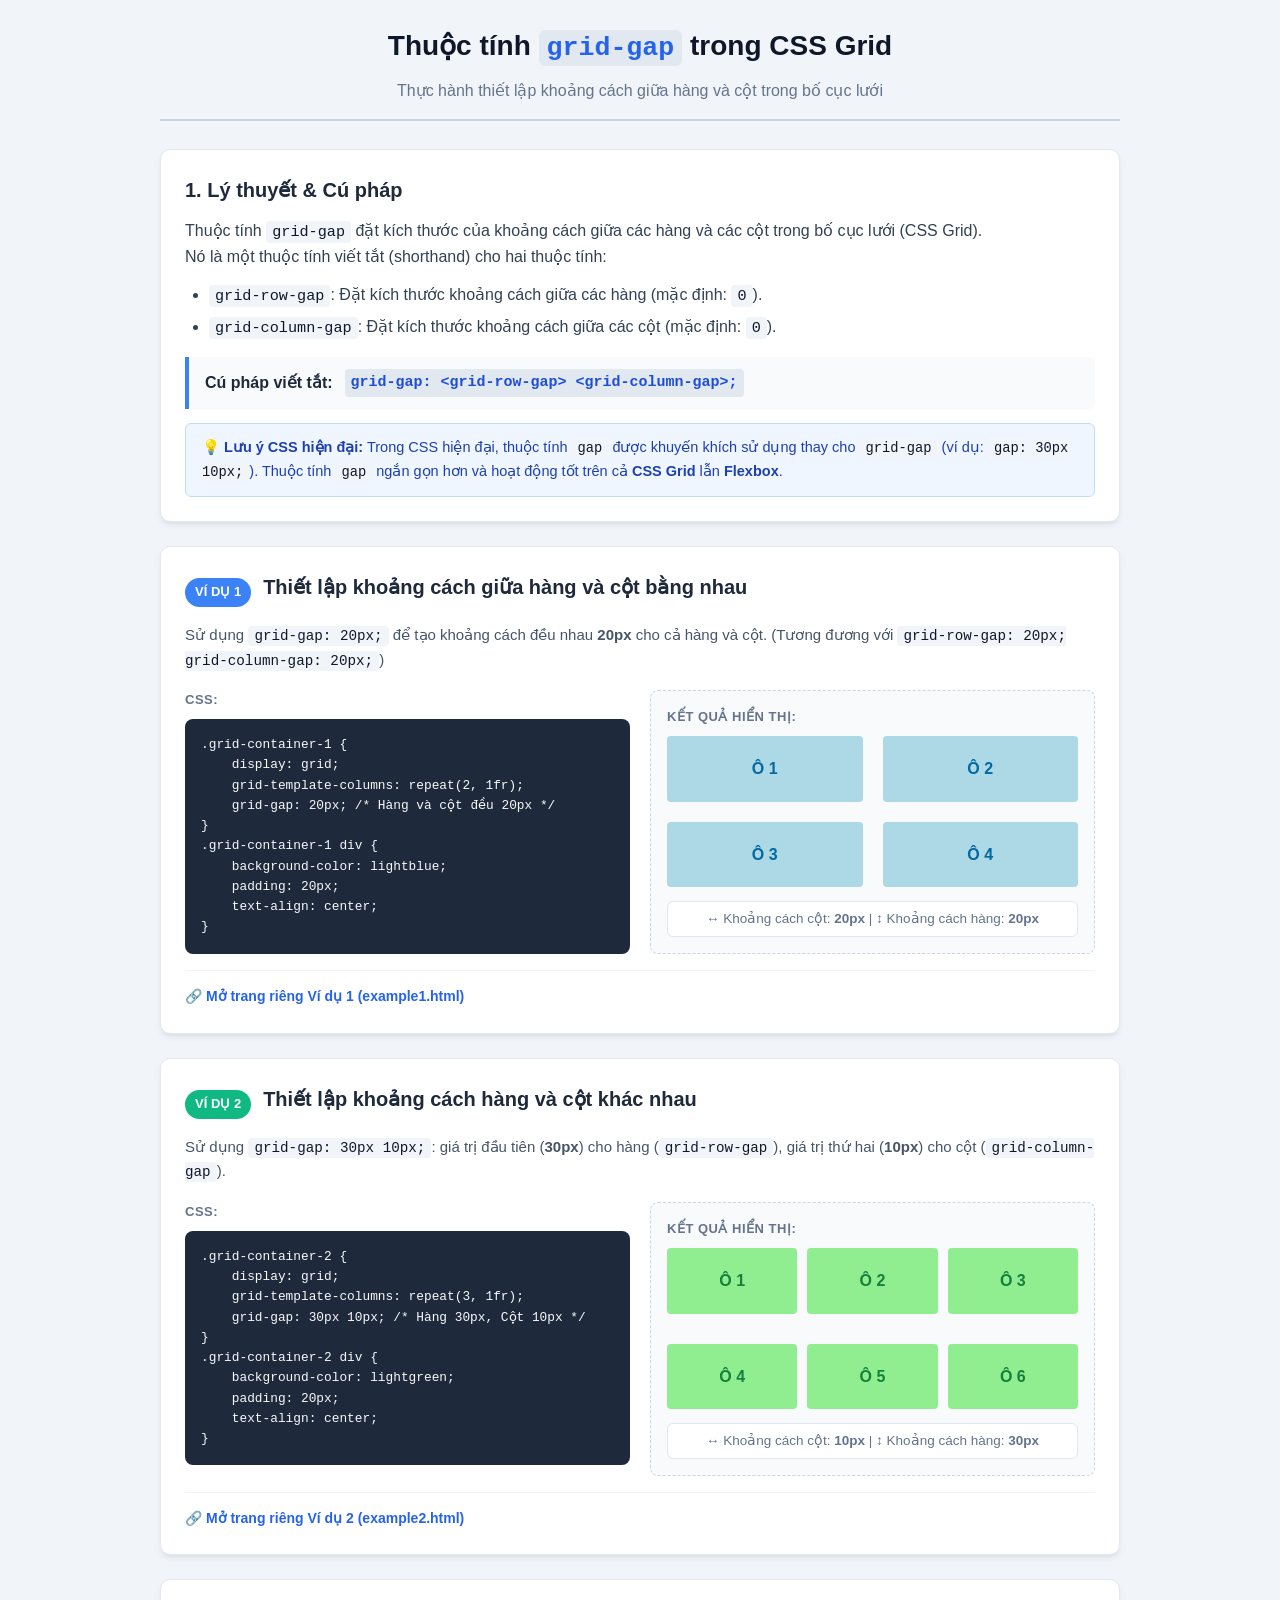
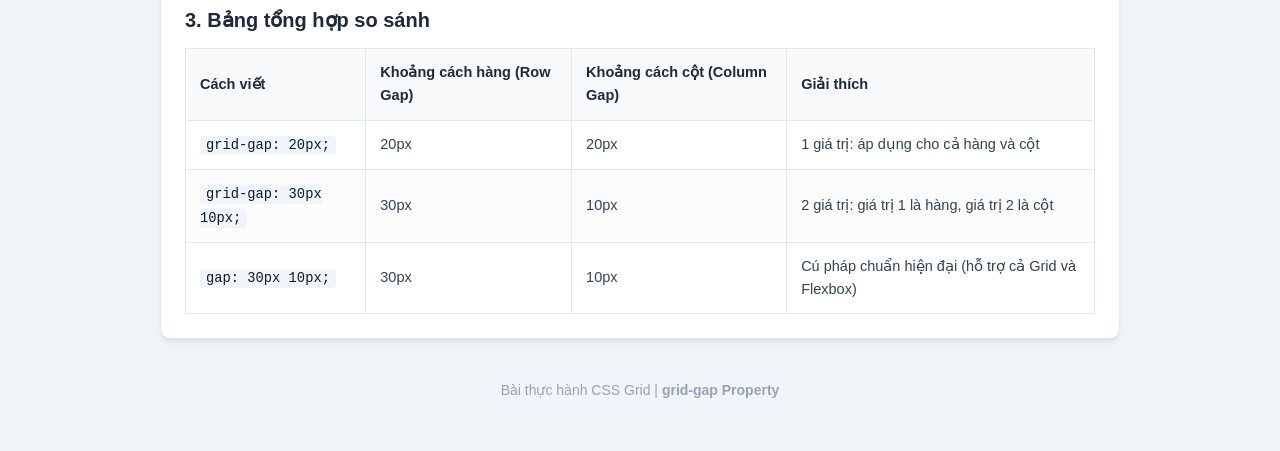
<file: index.html>
<!DOCTYPE html>
<html lang="vi">
<head>
    <meta charset="UTF-8">
    <meta name="viewport" content="width=device-width, initial-scale=1.0">
    <title>[Thực hành] CSS | grid-gap Property</title>
    <link rel="stylesheet" href="style.css">
</head>
<body>
    <div class="page-container">
        <header class="main-header">
            <h1>Thuộc tính <code>grid-gap</code> trong CSS Grid</h1>
            <p class="subtitle">Thực hành thiết lập khoảng cách giữa hàng và cột trong bố cục lưới</p>
        </header>

        <!-- Khái niệm lý thuyết -->
        <section class="card theory-card">
            <h2>1. Lý thuyết & Cú pháp</h2>
            <p>Thuộc tính <code>grid-gap</code> đặt kích thước của khoảng cách giữa các hàng và các cột trong bố cục lưới (CSS Grid).</p>
            <p>Nó là một thuộc tính viết tắt (shorthand) cho hai thuộc tính:</p>
            <ul class="bullet-list">
                <li><code>grid-row-gap</code>: Đặt kích thước khoảng cách giữa các hàng (mặc định: <code>0</code>).</li>
                <li><code>grid-column-gap</code>: Đặt kích thước khoảng cách giữa các cột (mặc định: <code>0</code>).</li>
            </ul>
            <div class="syntax-box">
                <span class="syntax-label">Cú pháp viết tắt:</span>
                <code>grid-gap: &lt;grid-row-gap&gt; &lt;grid-column-gap&gt;;</code>
            </div>
            <div class="note-box">
                <strong>💡 Lưu ý CSS hiện đại:</strong> Trong CSS hiện đại, thuộc tính <code>gap</code> được khuyến khích sử dụng thay cho <code>grid-gap</code> (ví dụ: <code>gap: 30px 10px;</code>). Thuộc tính <code>gap</code> ngắn gọn hơn và hoạt động tốt trên cả <strong>CSS Grid</strong> lẫn <strong>Flexbox</strong>.
            </div>
        </section>

        <!-- Ví dụ 1 -->
        <section class="card example-card" id="vi-du-1">
            <div class="example-header">
                <div class="badge">Ví dụ 1</div>
                <h2>Thiết lập khoảng cách giữa hàng và cột bằng nhau</h2>
            </div>
            <p class="example-desc">
                Sử dụng <code>grid-gap: 20px;</code> để tạo khoảng cách đều nhau <strong>20px</strong> cho cả hàng và cột.
                (Tương đương với <code>grid-row-gap: 20px; grid-column-gap: 20px;</code>)
            </p>

            <div class="code-preview">
                <div class="code-col">
                    <span class="code-title">CSS:</span>
                    <pre><code>.grid-container-1 {
    display: grid;
    grid-template-columns: repeat(2, 1fr);
    grid-gap: 20px; /* Hàng và cột đều 20px */
}
.grid-container-1 div {
    background-color: lightblue;
    padding: 20px;
    text-align: center;
}</code></pre>
                </div>
                <div class="demo-col">
                    <span class="demo-title">Kết quả hiển thị:</span>
                    <div class="grid-container-1">
                        <div>Ô 1</div>
                        <div>Ô 2</div>
                        <div>Ô 3</div>
                        <div>Ô 4</div>
                    </div>
                    <div class="annotation">
                        <span>↔ Khoảng cách cột: <strong>20px</strong></span> | 
                        <span>↕ Khoảng cách hàng: <strong>20px</strong></span>
                    </div>
                </div>
            </div>
            <div class="card-footer">
                <a href="example1.html" class="btn-link" target="_blank">🔗 Mở trang riêng Ví dụ 1 (example1.html)</a>
            </div>
        </section>

        <!-- Ví dụ 2 -->
        <section class="card example-card" id="vi-du-2">
            <div class="example-header">
                <div class="badge badge-green">Ví dụ 2</div>
                <h2>Thiết lập khoảng cách hàng và cột khác nhau</h2>
            </div>
            <p class="example-desc">
                Sử dụng <code>grid-gap: 30px 10px;</code>: giá trị đầu tiên (<strong>30px</strong>) cho hàng (<code>grid-row-gap</code>), giá trị thứ hai (<strong>10px</strong>) cho cột (<code>grid-column-gap</code>).
            </p>

            <div class="code-preview">
                <div class="code-col">
                    <span class="code-title">CSS:</span>
                    <pre><code>.grid-container-2 {
    display: grid;
    grid-template-columns: repeat(3, 1fr);
    grid-gap: 30px 10px; /* Hàng 30px, Cột 10px */
}
.grid-container-2 div {
    background-color: lightgreen;
    padding: 20px;
    text-align: center;
}</code></pre>
                </div>
                <div class="demo-col">
                    <span class="demo-title">Kết quả hiển thị:</span>
                    <div class="grid-container-2">
                        <div>Ô 1</div>
                        <div>Ô 2</div>
                        <div>Ô 3</div>
                        <div>Ô 4</div>
                        <div>Ô 5</div>
                        <div>Ô 6</div>
                    </div>
                    <div class="annotation">
                        <span>↔ Khoảng cách cột: <strong>10px</strong></span> | 
                        <span>↕ Khoảng cách hàng: <strong>30px</strong></span>
                    </div>
                </div>
            </div>
            <div class="card-footer">
                <a href="example2.html" class="btn-link" target="_blank">🔗 Mở trang riêng Ví dụ 2 (example2.html)</a>
            </div>
        </section>

        <!-- Bảng tổng hợp -->
        <section class="card summary-card">
            <h2>3. Bảng tổng hợp so sánh</h2>
            <div class="table-responsive">
                <table>
                    <thead>
                        <tr>
                            <th>Cách viết</th>
                            <th>Khoảng cách hàng (Row Gap)</th>
                            <th>Khoảng cách cột (Column Gap)</th>
                            <th>Giải thích</th>
                        </tr>
                    </thead>
                    <tbody>
                        <tr>
                            <td><code>grid-gap: 20px;</code></td>
                            <td>20px</td>
                            <td>20px</td>
                            <td>1 giá trị: áp dụng cho cả hàng và cột</td>
                        </tr>
                        <tr>
                            <td><code>grid-gap: 30px 10px;</code></td>
                            <td>30px</td>
                            <td>10px</td>
                            <td>2 giá trị: giá trị 1 là hàng, giá trị 2 là cột</td>
                        </tr>
                        <tr>
                            <td><code>gap: 30px 10px;</code></td>
                            <td>30px</td>
                            <td>10px</td>
                            <td>Cú pháp chuẩn hiện đại (hỗ trợ cả Grid và Flexbox)</td>
                        </tr>
                    </tbody>
                </table>
            </div>
        </section>

        <footer class="main-footer">
            <p>Bài thực hành CSS Grid | <strong>grid-gap Property</strong></p>
        </footer>
    </div>
</body>
</html>
</file>
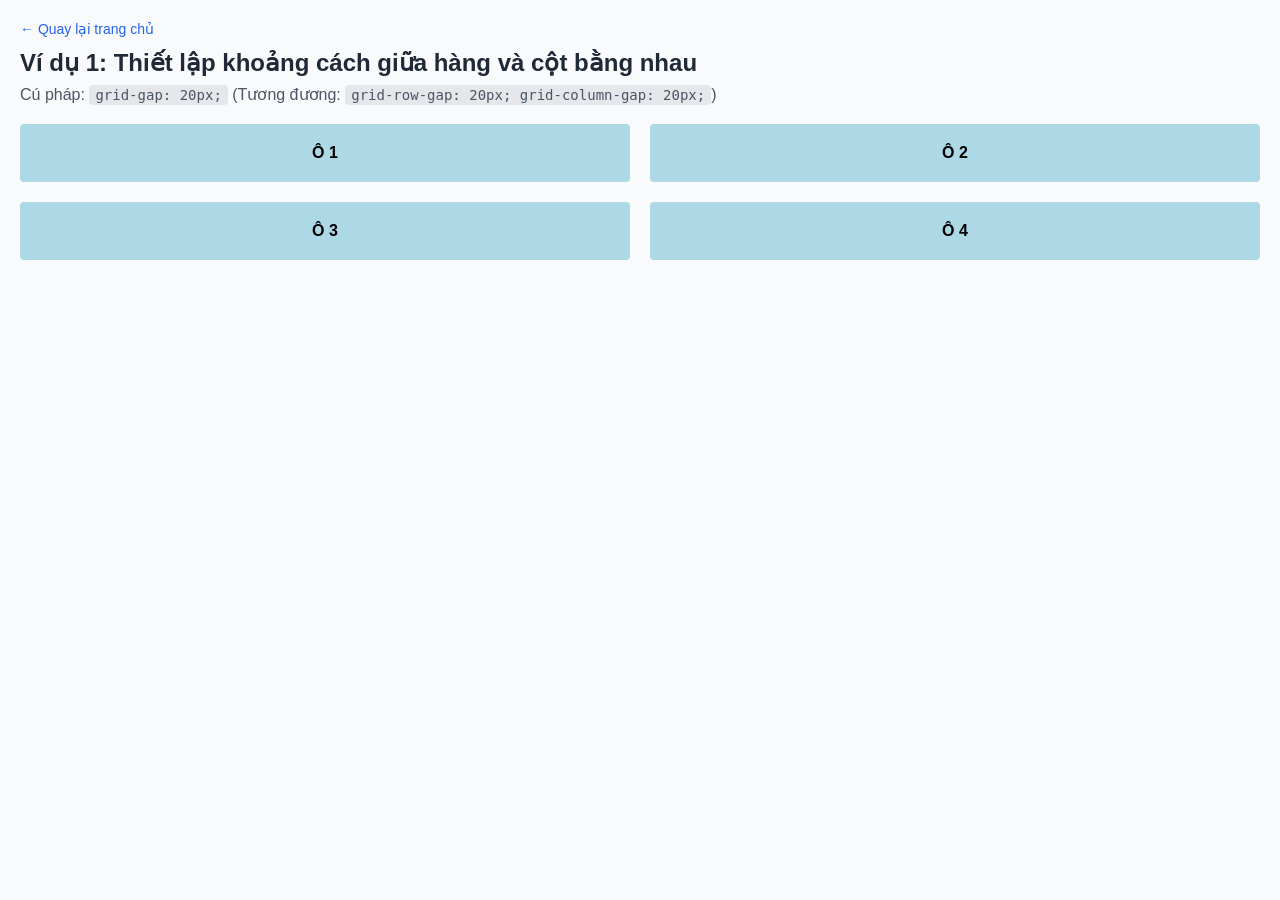
<file: example1.html>
<!DOCTYPE html>
<html lang="vi">
<head>
    <meta charset="UTF-8">
    <meta name="viewport" content="width=device-width, initial-scale=1.0">
    <title>CSS Grid | grid-gap - Ví dụ 1</title>
    <link rel="stylesheet" href="style1.css">
</head>
<body>
    <div class="header">
        <a href="index.html" class="back-link">← Quay lại trang chủ</a>
        <h2>Ví dụ 1: Thiết lập khoảng cách giữa hàng và cột bằng nhau</h2>
        <p class="desc">Cú pháp: <code>grid-gap: 20px;</code> (Tương đương: <code>grid-row-gap: 20px; grid-column-gap: 20px;</code>)</p>
    </div>

    <div class="grid-container">
        <div>Ô 1</div>
        <div>Ô 2</div>
        <div>Ô 3</div>
        <div>Ô 4</div>
    </div>
</body>
</html>
</file>
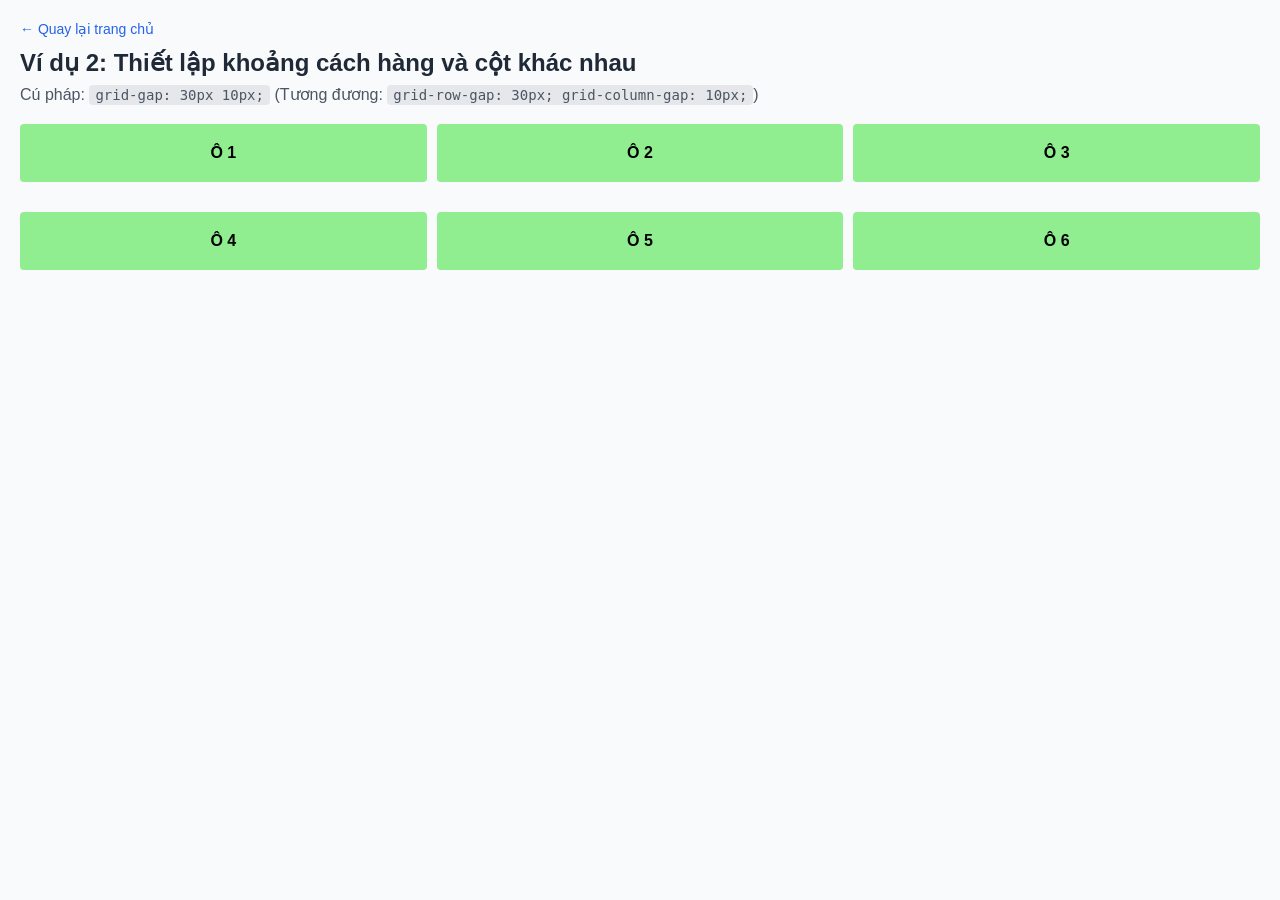
<file: example2.html>
<!DOCTYPE html>
<html lang="vi">
<head>
    <meta charset="UTF-8">
    <meta name="viewport" content="width=device-width, initial-scale=1.0">
    <title>CSS Grid | grid-gap - Ví dụ 2</title>
    <link rel="stylesheet" href="style2.css">
</head>
<body>
    <div class="header">
        <a href="index.html" class="back-link">← Quay lại trang chủ</a>
        <h2>Ví dụ 2: Thiết lập khoảng cách hàng và cột khác nhau</h2>
        <p class="desc">Cú pháp: <code>grid-gap: 30px 10px;</code> (Tương đương: <code>grid-row-gap: 30px; grid-column-gap: 10px;</code>)</p>
    </div>

    <div class="grid-container">
        <div>Ô 1</div>
        <div>Ô 2</div>
        <div>Ô 3</div>
        <div>Ô 4</div>
        <div>Ô 5</div>
        <div>Ô 6</div>
    </div>
</body>
</html>
</file>
<file: style.css>
* {
    box-sizing: border-box;
    margin: 0;
    padding: 0;
}

body {
    font-family: -apple-system, BlinkMacSystemFont, "Segoe UI", Roboto, Helvetica, Arial, sans-serif;
    background-color: #f1f5f9;
    color: #334155;
    line-height: 1.6;
    padding: 24px 16px;
}

.page-container {
    max-width: 960px;
    margin: 0 auto;
}

.main-header {
    text-align: center;
    margin-bottom: 28px;
    padding-bottom: 16px;
    border-bottom: 2px solid #cbd5e1;
}

.main-header h1 {
    font-size: 28px;
    color: #0f172a;
    margin-bottom: 8px;
}

.main-header h1 code {
    background-color: #e2e8f0;
    padding: 3px 8px;
    border-radius: 6px;
    color: #2563eb;
}

.subtitle {
    font-size: 16px;
    color: #64748b;
}

/* Card layout */
.card {
    background-color: #ffffff;
    border-radius: 10px;
    padding: 24px;
    margin-bottom: 24px;
    box-shadow: 0 4px 6px -1px rgba(0, 0, 0, 0.07), 0 2px 4px -2px rgba(0, 0, 0, 0.05);
    border: 1px solid #e2e8f0;
}

.card h2 {
    font-size: 20px;
    color: #1e293b;
    margin-bottom: 12px;
}

.bullet-list {
    margin: 12px 0 16px 24px;
}

.bullet-list li {
    margin-bottom: 6px;
}

code {
    background-color: #f1f5f9;
    padding: 2px 6px;
    border-radius: 4px;
    font-family: Consolas, "Courier New", monospace;
    font-size: 0.95em;
    color: #0f172a;
}

.syntax-box {
    background-color: #f8fafc;
    border-left: 4px solid #3b82f6;
    padding: 12px 16px;
    margin: 12px 0;
    border-radius: 0 6px 6px 0;
    display: flex;
    align-items: center;
    gap: 12px;
}

.syntax-label {
    font-weight: 600;
    color: #1e293b;
}

.syntax-box code {
    background-color: #e2e8f0;
    font-size: 15px;
    font-weight: bold;
    color: #1d4ed8;
}

.note-box {
    background-color: #eff6ff;
    border: 1px solid #bfdbfe;
    color: #1e40af;
    padding: 12px 16px;
    border-radius: 6px;
    margin-top: 14px;
    font-size: 14.5px;
}

/* Example header */
.example-header {
    display: flex;
    align-items: center;
    gap: 12px;
    margin-bottom: 8px;
}

.badge {
    background-color: #3b82f6;
    color: #ffffff;
    font-size: 13px;
    font-weight: 700;
    padding: 4px 10px;
    border-radius: 9999px;
    text-transform: uppercase;
}

.badge-green {
    background-color: #10b981;
}

.example-desc {
    color: #475569;
    margin-bottom: 18px;
    font-size: 15px;
}

/* Code & Demo layout */
.code-preview {
    display: grid;
    grid-template-columns: 1fr 1fr;
    gap: 20px;
    align-items: start;
    margin-bottom: 16px;
}

@media (max-width: 768px) {
    .code-preview {
        grid-template-columns: 1fr;
    }
}

.code-title, .demo-title {
    display: block;
    font-size: 13px;
    font-weight: 700;
    text-transform: uppercase;
    letter-spacing: 0.5px;
    color: #64748b;
    margin-bottom: 8px;
}

pre {
    background-color: #1e293b;
    color: #f8fafc;
    padding: 16px;
    border-radius: 8px;
    overflow-x: auto;
    font-size: 13.5px;
    line-height: 1.5;
}

pre code {
    background: transparent;
    color: inherit;
    padding: 0;
}

/* Demo Containers */
.demo-col {
    background-color: #f8fafc;
    border: 1px dashed #cbd5e1;
    border-radius: 8px;
    padding: 16px;
}

/* --- VÍ DỤ 1 THEO ĐỀ BÀI --- */
.grid-container-1 {
    display: grid;
    grid-template-columns: repeat(2, 1fr);
    grid-gap: 20px;
}

.grid-container-1 div {
    background-color: lightblue;
    padding: 20px;
    text-align: center;
    font-weight: bold;
    color: #0369a1;
    border-radius: 4px;
}

/* --- VÍ DỤ 2 THEO ĐỀ BÀI --- */
.grid-container-2 {
    display: grid;
    grid-template-columns: repeat(3, 1fr);
    grid-gap: 30px 10px;
}

.grid-container-2 div {
    background-color: lightgreen;
    padding: 20px;
    text-align: center;
    font-weight: bold;
    color: #15803d;
    border-radius: 4px;
}

.annotation {
    margin-top: 14px;
    text-align: center;
    font-size: 13.5px;
    color: #64748b;
    background: #ffffff;
    padding: 6px 12px;
    border-radius: 6px;
    border: 1px solid #e2e8f0;
}

.card-footer {
    margin-top: 12px;
    padding-top: 12px;
    border-top: 1px solid #f1f5f9;
}

.btn-link {
    display: inline-block;
    color: #2563eb;
    text-decoration: none;
    font-weight: 600;
    font-size: 14px;
}

.btn-link:hover {
    text-decoration: underline;
    color: #1d4ed8;
}

/* Table */
.table-responsive {
    overflow-x: auto;
    margin-top: 12px;
}

table {
    width: 100%;
    border-collapse: collapse;
    font-size: 14.5px;
}

th, td {
    padding: 12px 14px;
    text-align: left;
    border: 1px solid #e2e8f0;
}

th {
    background-color: #f8fafc;
    color: #1e293b;
    font-weight: 600;
}

tbody tr:nth-child(even) {
    background-color: #fcfcfd;
}

/* Footer */
.main-footer {
    text-align: center;
    padding: 16px;
    color: #94a3b8;
    font-size: 14px;
}
</file>
<file: style1.css>
body {
    font-family: Arial, sans-serif;
    margin: 20px;
    background-color: #f9fafb;
}

.header {
    margin-bottom: 20px;
}

.back-link {
    display: inline-block;
    margin-bottom: 12px;
    color: #2563eb;
    text-decoration: none;
    font-size: 14px;
}

.back-link:hover {
    text-decoration: underline;
}

h2 {
    margin: 0 0 8px 0;
    color: #1f2937;
}

.desc {
    color: #4b5563;
    margin: 0;
}

code {
    background-color: #e5e7eb;
    padding: 2px 6px;
    border-radius: 4px;
    font-family: monospace;
    font-size: 14px;
}

/* --- Đoạn mã chính của Ví dụ 1 --- */
.grid-container {
    display: grid;
    grid-template-columns: repeat(2, 1fr);
    grid-gap: 20px;
}

.grid-container div {
    background-color: lightblue;
    padding: 20px;
    text-align: center;
    font-weight: bold;
    border-radius: 4px;
}
</file>
<file: style2.css>
body {
    font-family: Arial, sans-serif;
    margin: 20px;
    background-color: #f9fafb;
}

.header {
    margin-bottom: 20px;
}

.back-link {
    display: inline-block;
    margin-bottom: 12px;
    color: #2563eb;
    text-decoration: none;
    font-size: 14px;
}

.back-link:hover {
    text-decoration: underline;
}

h2 {
    margin: 0 0 8px 0;
    color: #1f2937;
}

.desc {
    color: #4b5563;
    margin: 0;
}

code {
    background-color: #e5e7eb;
    padding: 2px 6px;
    border-radius: 4px;
    font-family: monospace;
    font-size: 14px;
}

/* --- Đoạn mã chính của Ví dụ 2 --- */
.grid-container {
    display: grid;
    grid-template-columns: repeat(3, 1fr);
    grid-gap: 30px 10px;
}

.grid-container div {
    background-color: lightgreen;
    padding: 20px;
    text-align: center;
    font-weight: bold;
    border-radius: 4px;
}
</file>
